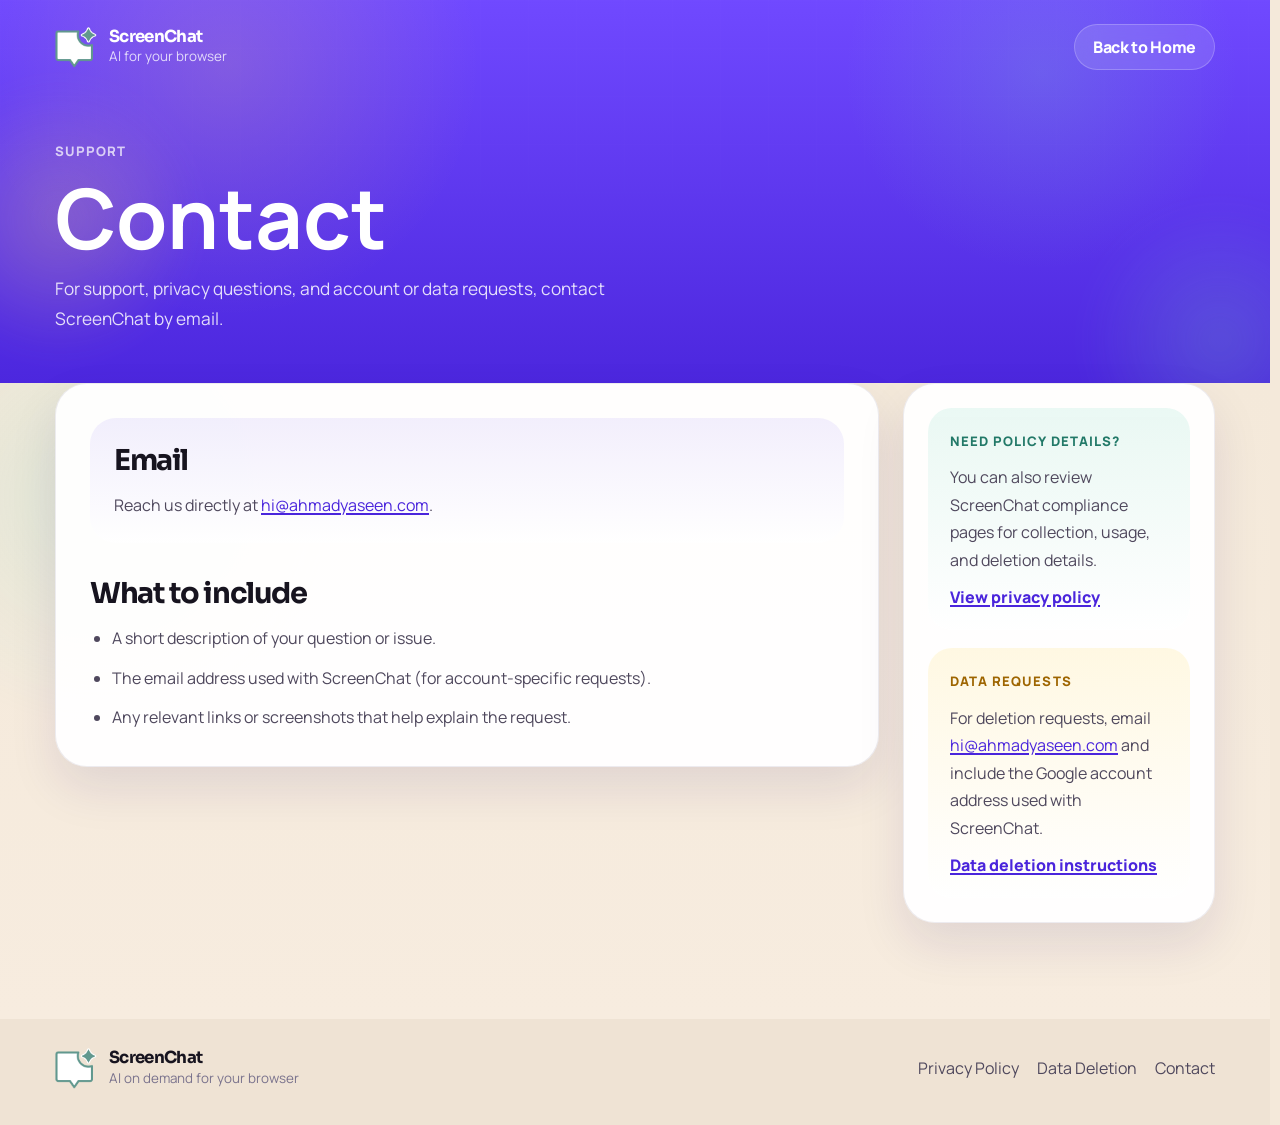
<file: contact.html>
<!DOCTYPE html>
<html lang="en">
<head>
    <meta charset="UTF-8">
    <meta name="viewport" content="width=device-width, initial-scale=1.0">
    <title>Contact | ScreenChat</title>
    <meta
        name="description"
        content="Contact details for ScreenChat."
    >
    <link rel="preconnect" href="https://fonts.googleapis.com">
    <link rel="preconnect" href="https://fonts.gstatic.com" crossorigin>
    <link rel="stylesheet" href="styles.css">
</head>
<body class="policy-page">
    <div class="site-shell">
        <header class="policy-hero">
            <div class="hero__mesh"></div>
            <div class="hero__glow hero__glow--left"></div>
            <div class="hero__glow hero__glow--right"></div>
            <div class="container">
                <div class="policy-topbar">
                    <a class="brand" href="index.html" aria-label="ScreenChat home">
                        <img class="brand__icon" src="assets/screenshot-icon.png" alt="" width="42" height="42">
                        <span class="brand__text">
                            <strong>ScreenChat</strong>
                            <span>AI for your browser</span>
                        </span>
                    </a>
                    <a class="policy-back" href="index.html">Back to Home</a>
                </div>

                <section class="policy-hero__content">
                    <p class="policy-eyebrow">Support</p>
                    <h1>Contact</h1>
                    <p class="policy-subtitle">
                        For support, privacy questions, and account or data requests, contact ScreenChat by email.
                    </p>
                </section>
            </div>
        </header>

        <main class="policy-main">
            <div class="container policy-layout">
                <article class="policy-card">
                    <section class="policy-section policy-section--statement">
                        <h2>Email</h2>
                        <p>
                            Reach us directly at
                            <a href="mailto:hi@ahmadyaseen.com">hi@ahmadyaseen.com</a>.
                        </p>
                    </section>

                    <section class="policy-section">
                        <h2>What to include</h2>
                        <ul class="policy-list">
                            <li>A short description of your question or issue.</li>
                            <li>The email address used with ScreenChat (for account-specific requests).</li>
                            <li>Any relevant links or screenshots that help explain the request.</li>
                        </ul>
                    </section>
                </article>

                <aside class="policy-sidebar">
                    <section class="policy-note policy-note--mint">
                        <p class="policy-note__eyebrow">Need policy details?</p>
                        <p>You can also review ScreenChat compliance pages for collection, usage, and deletion details.</p>
                        <a class="policy-inline-link" href="privacy.html">View privacy policy</a>
                    </section>

                    <section class="policy-note policy-note--gold">
                        <p class="policy-note__eyebrow">Data requests</p>
                        <p>
                            For deletion requests, email
                            <a href="mailto:hi@ahmadyaseen.com">hi@ahmadyaseen.com</a>
                            and include the Google account address used with ScreenChat.
                        </p>
                        <a class="policy-inline-link" href="data-deletion.html">Data deletion instructions</a>
                    </section>
                </aside>
            </div>
        </main>

        <footer class="footer">
            <div class="container footer__inner">
                <a class="brand brand--footer" href="index.html">
                    <img class="brand__icon" src="assets/screenshot-icon.png" alt="" width="34" height="34">
                    <span class="brand__text">
                        <strong>ScreenChat</strong>
                        <span>AI on demand for your browser</span>
                    </span>
                </a>
                <div class="footer__links">
                    <a href="privacy.html">Privacy Policy</a>
                    <a href="data-deletion.html">Data Deletion</a>
                    <a href="contact.html" aria-current="page">Contact</a>
                </div>
            </div>
        </footer>
    </div>
</body>
</html>
</file>
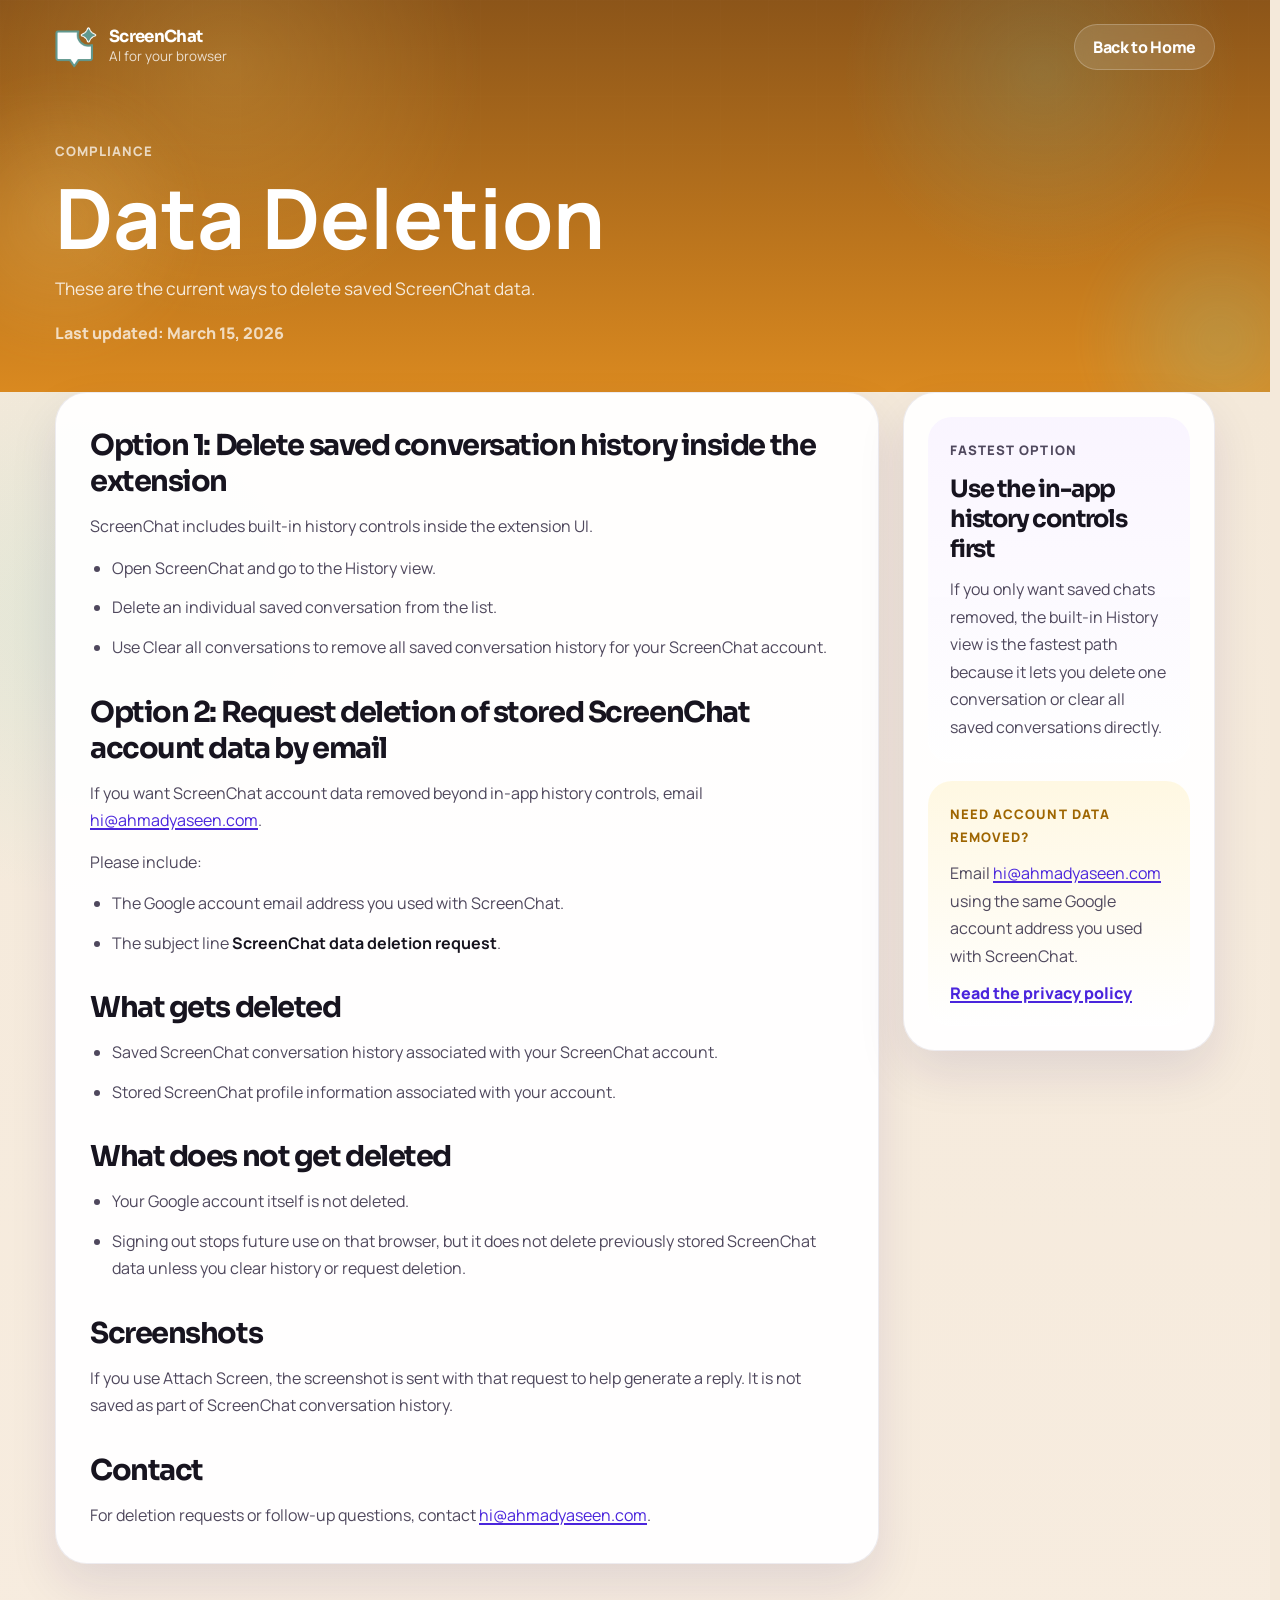
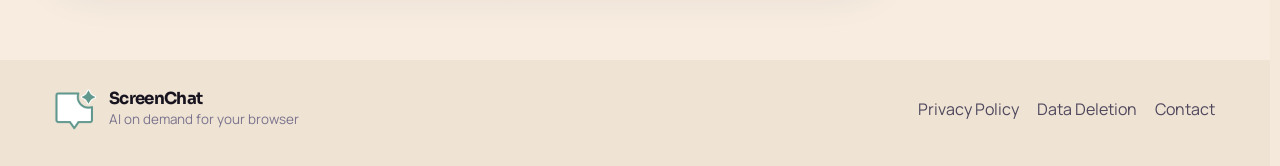
<file: data-deletion.html>
<!DOCTYPE html>
<html lang="en">
<head>
    <meta charset="UTF-8">
    <meta name="viewport" content="width=device-width, initial-scale=1.0">
    <title>Data Deletion | ScreenChat</title>
    <meta
        name="description"
        content="Data deletion instructions for the ScreenChat Chrome extension."
    >
    <link rel="preconnect" href="https://fonts.googleapis.com">
    <link rel="preconnect" href="https://fonts.gstatic.com" crossorigin>
    <link rel="stylesheet" href="styles.css">
</head>
<body class="policy-page">
    <div class="site-shell">
        <header class="policy-hero policy-hero--warm">
            <div class="hero__mesh"></div>
            <div class="hero__glow hero__glow--left"></div>
            <div class="hero__glow hero__glow--right"></div>
            <div class="container">
                <div class="policy-topbar">
                    <a class="brand" href="index.html" aria-label="ScreenChat home">
                        <img class="brand__icon" src="assets/screenshot-icon.png" alt="" width="42" height="42">
                        <span class="brand__text">
                            <strong>ScreenChat</strong>
                            <span>AI for your browser</span>
                        </span>
                    </a>
                    <a class="policy-back" href="index.html">Back to Home</a>
                </div>

                <section class="policy-hero__content">
                    <p class="policy-eyebrow">Compliance</p>
                    <h1>Data Deletion</h1>
                    <p class="policy-subtitle">
                        These are the current ways to delete saved ScreenChat data.
                    </p>
                    <p class="policy-meta">Last updated: March 15, 2026</p>
                </section>
            </div>
        </header>

        <main class="policy-main">
            <div class="container policy-layout">
                <article class="policy-card">
                    <section class="policy-section">
                        <h2>Option 1: Delete saved conversation history inside the extension</h2>
                        <p>ScreenChat includes built-in history controls inside the extension UI.</p>
                        <ul class="policy-list">
                            <li>Open ScreenChat and go to the History view.</li>
                            <li>Delete an individual saved conversation from the list.</li>
                            <li>Use Clear all conversations to remove all saved conversation history for your ScreenChat account.</li>
                        </ul>
                    </section>

                    <section class="policy-section">
                        <h2>Option 2: Request deletion of stored ScreenChat account data by email</h2>
                        <p>
                            If you want ScreenChat account data removed beyond in-app history controls, email
                            <a href="mailto:hi@ahmadyaseen.com">hi@ahmadyaseen.com</a>.
                        </p>
                        <p>Please include:</p>
                        <ul class="policy-list">
                            <li>The Google account email address you used with ScreenChat.</li>
                            <li>The subject line <strong>ScreenChat data deletion request</strong>.</li>
                        </ul>
                    </section>

                    <section class="policy-section">
                        <h2>What gets deleted</h2>
                        <ul class="policy-list">
                            <li>Saved ScreenChat conversation history associated with your ScreenChat account.</li>
                            <li>Stored ScreenChat profile information associated with your account.</li>
                        </ul>
                    </section>

                    <section class="policy-section">
                        <h2>What does not get deleted</h2>
                        <ul class="policy-list">
                            <li>Your Google account itself is not deleted.</li>
                            <li>Signing out stops future use on that browser, but it does not delete previously stored ScreenChat data unless you clear history or request deletion.</li>
                        </ul>
                    </section>

                    <section class="policy-section">
                        <h2>Screenshots</h2>
                        <p>
                            If you use Attach Screen, the screenshot is sent with that request to help generate a reply.
                            It is not saved as part of ScreenChat conversation history.
                        </p>
                    </section>

                    <section class="policy-section">
                        <h2>Contact</h2>
                        <p>
                            For deletion requests or follow-up questions, contact
                            <a href="mailto:hi@ahmadyaseen.com">hi@ahmadyaseen.com</a>.
                        </p>
                    </section>
                </article>

                <aside class="policy-sidebar">
                    <section class="policy-note">
                        <p class="policy-note__eyebrow">Fastest option</p>
                        <h2>Use the in-app history controls first</h2>
                        <p>
                            If you only want saved chats removed, the built-in History view is the fastest path because it lets
                            you delete one conversation or clear all saved conversations directly.
                        </p>
                    </section>

                    <section class="policy-note policy-note--gold">
                        <p class="policy-note__eyebrow">Need account data removed?</p>
                        <p>
                            Email
                            <a href="mailto:hi@ahmadyaseen.com">hi@ahmadyaseen.com</a>
                            using the same Google account address you used with ScreenChat.
                        </p>
                        <a class="policy-inline-link" href="privacy.html">Read the privacy policy</a>
                    </section>
                </aside>
            </div>
        </main>

        <footer class="footer">
            <div class="container footer__inner">
                <a class="brand brand--footer" href="index.html">
                    <img class="brand__icon" src="assets/screenshot-icon.png" alt="" width="34" height="34">
                    <span class="brand__text">
                        <strong>ScreenChat</strong>
                        <span>AI on demand for your browser</span>
                    </span>
                </a>
                <div class="footer__links">
                    <a href="privacy.html">Privacy Policy</a>
                    <a href="data-deletion.html" aria-current="page">Data Deletion</a>
                    <a href="contact.html">Contact</a>
                </div>
            </div>
        </footer>
    </div>
</body>
</html>
</file>
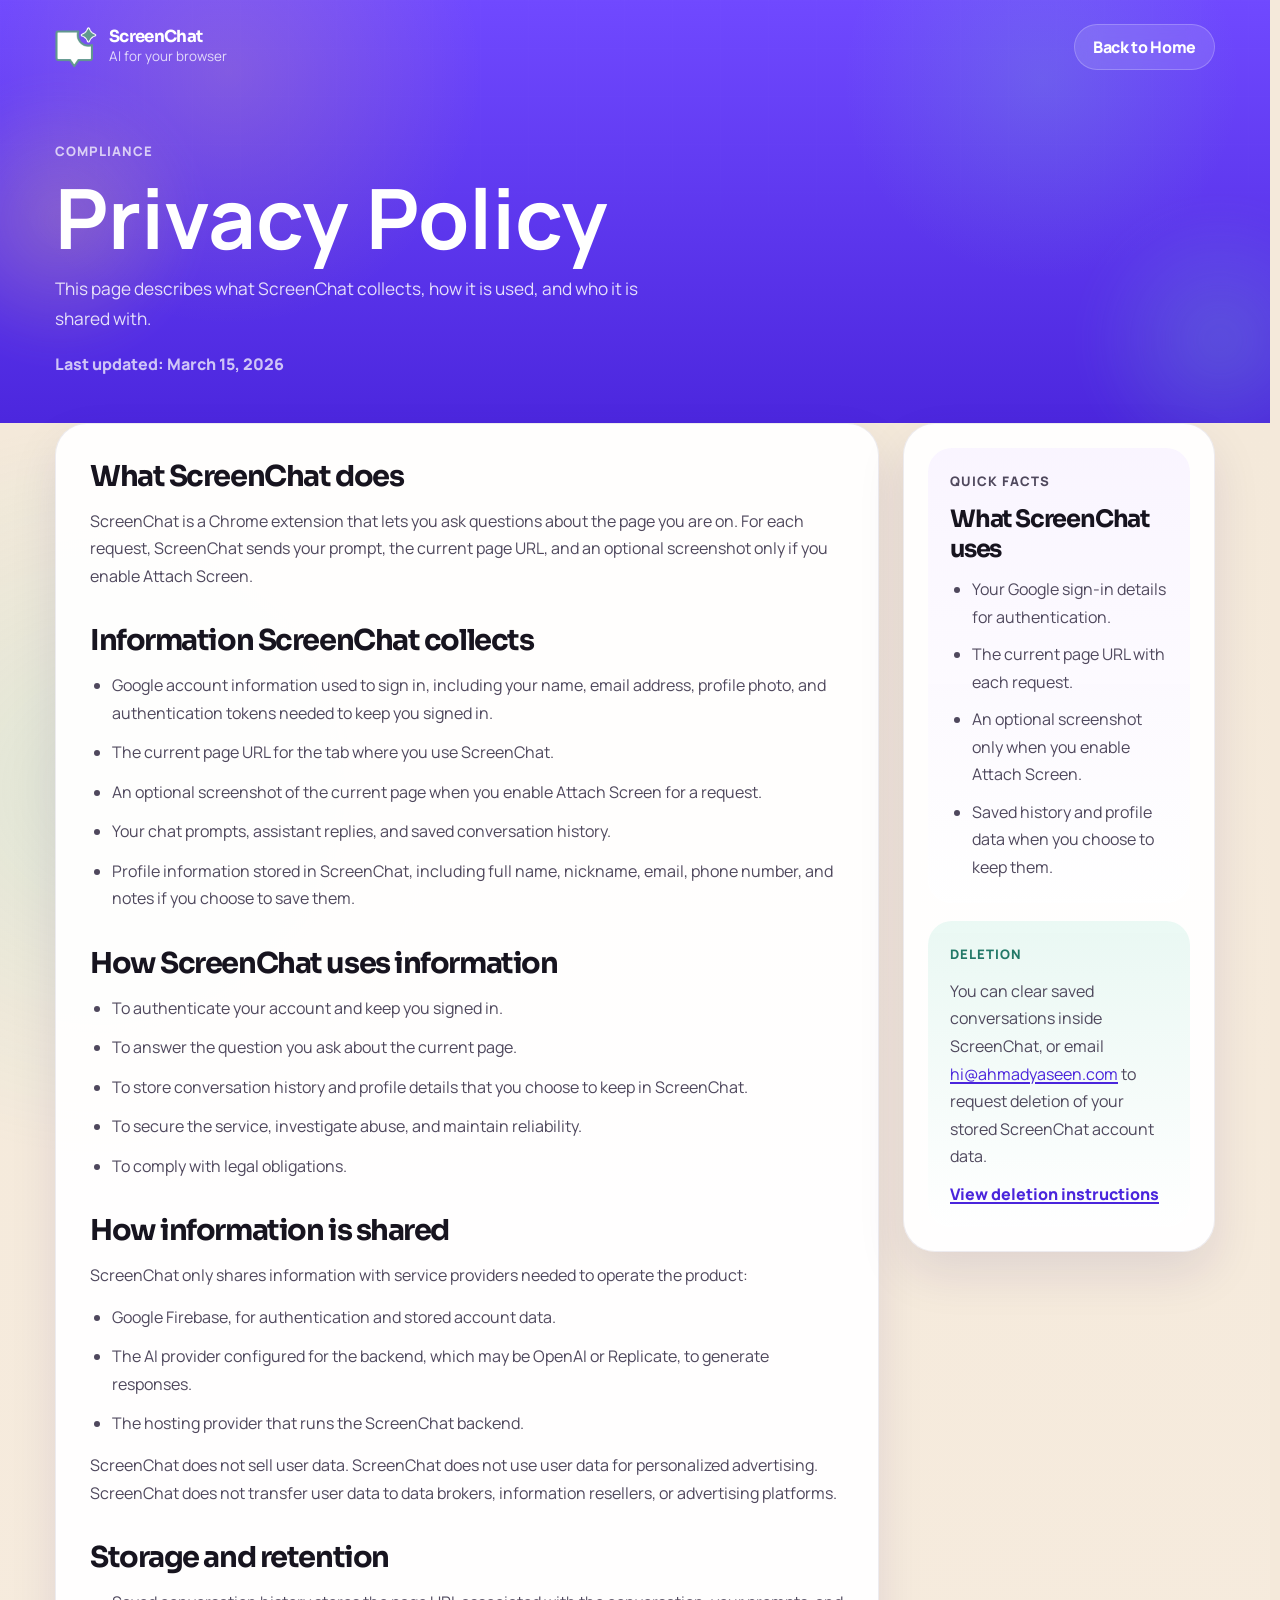
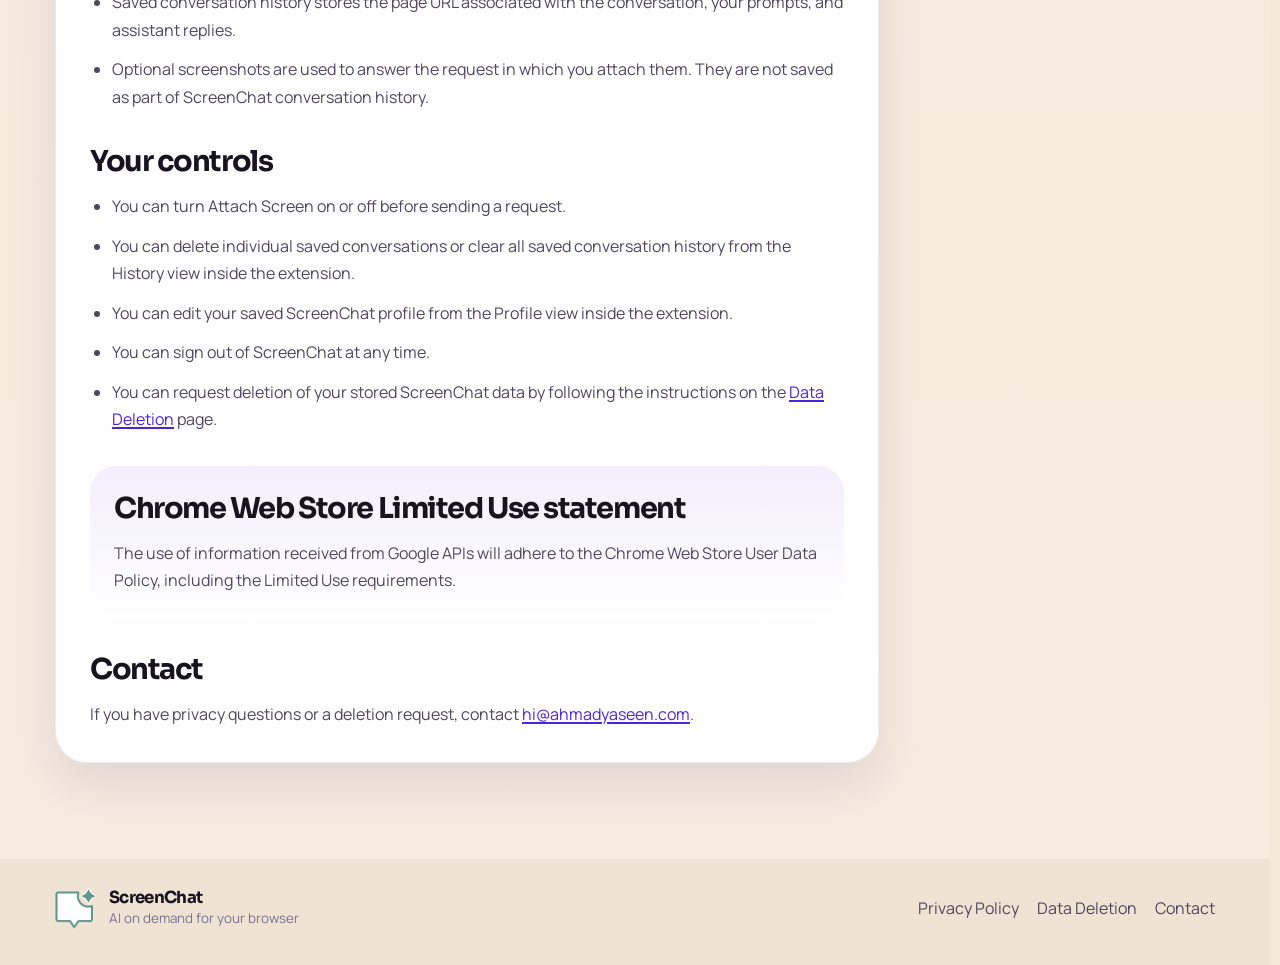
<file: privacy.html>
<!DOCTYPE html>
<html lang="en">
<head>
    <meta charset="UTF-8">
    <meta name="viewport" content="width=device-width, initial-scale=1.0">
    <title>Privacy Policy | ScreenChat</title>
    <meta
        name="description"
        content="Privacy policy for the ScreenChat Chrome extension."
    >
    <link rel="preconnect" href="https://fonts.googleapis.com">
    <link rel="preconnect" href="https://fonts.gstatic.com" crossorigin>
    <link rel="stylesheet" href="styles.css">
</head>
<body class="policy-page">
    <div class="site-shell">
        <header class="policy-hero">
            <div class="hero__mesh"></div>
            <div class="hero__glow hero__glow--left"></div>
            <div class="hero__glow hero__glow--right"></div>
            <div class="container">
                <div class="policy-topbar">
                    <a class="brand" href="index.html" aria-label="ScreenChat home">
                        <img class="brand__icon" src="assets/screenshot-icon.png" alt="" width="42" height="42">
                        <span class="brand__text">
                            <strong>ScreenChat</strong>
                            <span>AI for your browser</span>
                        </span>
                    </a>
                    <a class="policy-back" href="index.html">Back to Home</a>
                </div>

                <section class="policy-hero__content">
                    <p class="policy-eyebrow">Compliance</p>
                    <h1>Privacy Policy</h1>
                    <p class="policy-subtitle">
                        This page describes what ScreenChat collects, how it is used, and who it is shared with.
                    </p>
                    <p class="policy-meta">Last updated: March 15, 2026</p>
                </section>
            </div>
        </header>

        <main class="policy-main">
            <div class="container policy-layout">
                <article class="policy-card">
                    <section class="policy-section">
                        <h2>What ScreenChat does</h2>
                        <p>
                            ScreenChat is a Chrome extension that lets you ask questions about the page you are on. For each request,
                            ScreenChat sends your prompt, the current page URL, and an optional screenshot only if you enable
                            Attach Screen.
                        </p>
                    </section>

                    <section class="policy-section">
                        <h2>Information ScreenChat collects</h2>
                        <ul class="policy-list">
                            <li>Google account information used to sign in, including your name, email address, profile photo, and authentication tokens needed to keep you signed in.</li>
                            <li>The current page URL for the tab where you use ScreenChat.</li>
                            <li>An optional screenshot of the current page when you enable Attach Screen for a request.</li>
                            <li>Your chat prompts, assistant replies, and saved conversation history.</li>
                            <li>Profile information stored in ScreenChat, including full name, nickname, email, phone number, and notes if you choose to save them.</li>
                        </ul>
                    </section>

                    <section class="policy-section">
                        <h2>How ScreenChat uses information</h2>
                        <ul class="policy-list">
                            <li>To authenticate your account and keep you signed in.</li>
                            <li>To answer the question you ask about the current page.</li>
                            <li>To store conversation history and profile details that you choose to keep in ScreenChat.</li>
                            <li>To secure the service, investigate abuse, and maintain reliability.</li>
                            <li>To comply with legal obligations.</li>
                        </ul>
                    </section>

                    <section class="policy-section">
                        <h2>How information is shared</h2>
                        <p>ScreenChat only shares information with service providers needed to operate the product:</p>
                        <ul class="policy-list">
                            <li>Google Firebase, for authentication and stored account data.</li>
                            <li>The AI provider configured for the backend, which may be OpenAI or Replicate, to generate responses.</li>
                            <li>The hosting provider that runs the ScreenChat backend.</li>
                        </ul>
                        <p>
                            ScreenChat does not sell user data. ScreenChat does not use user data for personalized advertising.
                            ScreenChat does not transfer user data to data brokers, information resellers, or advertising platforms.
                        </p>
                    </section>

                    <section class="policy-section">
                        <h2>Storage and retention</h2>
                        <ul class="policy-list">
                            <li>Saved conversation history stores the page URL associated with the conversation, your prompts, and assistant replies.</li>
                            <li>Optional screenshots are used to answer the request in which you attach them. They are not saved as part of ScreenChat conversation history.</li>
                        </ul>
                    </section>

                    <section class="policy-section">
                        <h2>Your controls</h2>
                        <ul class="policy-list">
                            <li>You can turn Attach Screen on or off before sending a request.</li>
                            <li>You can delete individual saved conversations or clear all saved conversation history from the History view inside the extension.</li>
                            <li>You can edit your saved ScreenChat profile from the Profile view inside the extension.</li>
                            <li>You can sign out of ScreenChat at any time.</li>
                            <li>You can request deletion of your stored ScreenChat data by following the instructions on the <a href="data-deletion.html">Data Deletion</a> page.</li>
                        </ul>
                    </section>

                    <section class="policy-section policy-section--statement">
                        <h2>Chrome Web Store Limited Use statement</h2>
                        <p>
                            The use of information received from Google APIs will adhere to the Chrome Web Store User Data Policy,
                            including the Limited Use requirements.
                        </p>
                    </section>

                    <section class="policy-section">
                        <h2>Contact</h2>
                        <p>
                            If you have privacy questions or a deletion request, contact
                            <a href="mailto:hi@ahmadyaseen.com">hi@ahmadyaseen.com</a>.
                        </p>
                    </section>
                </article>

                <aside class="policy-sidebar">
                    <section class="policy-note">
                        <p class="policy-note__eyebrow">Quick facts</p>
                        <h2>What ScreenChat uses</h2>
                        <ul class="policy-list policy-list--compact">
                            <li>Your Google sign-in details for authentication.</li>
                            <li>The current page URL with each request.</li>
                            <li>An optional screenshot only when you enable Attach Screen.</li>
                            <li>Saved history and profile data when you choose to keep them.</li>
                        </ul>
                    </section>

                    <section class="policy-note policy-note--mint">
                        <p class="policy-note__eyebrow">Deletion</p>
                        <p>
                            You can clear saved conversations inside ScreenChat, or email
                            <a href="mailto:hi@ahmadyaseen.com">hi@ahmadyaseen.com</a>
                            to request deletion of your stored ScreenChat account data.
                        </p>
                        <a class="policy-inline-link" href="data-deletion.html">View deletion instructions</a>
                    </section>
                </aside>
            </div>
        </main>

        <footer class="footer">
            <div class="container footer__inner">
                <a class="brand brand--footer" href="index.html">
                    <img class="brand__icon" src="assets/screenshot-icon.png" alt="" width="34" height="34">
                    <span class="brand__text">
                        <strong>ScreenChat</strong>
                        <span>AI on demand for your browser</span>
                    </span>
                </a>
                <div class="footer__links">
                    <a href="privacy.html" aria-current="page">Privacy Policy</a>
                    <a href="data-deletion.html">Data Deletion</a>
                    <a href="contact.html">Contact</a>
                </div>
            </div>
        </footer>
    </div>
</body>
</html>
</file>
<file: styles.css>
@import url('https://fonts.googleapis.com/css2?family=Manrope:wght@400;500;600;700;800&family=Poppins:wght@400;500;600&family=Sora:wght@600;700;800&display=swap');

:root {
    --purple-700: #4a25dc;
    --purple-600: #5d37f1;
    --purple-500: #7d5eff;
    --mint-500: #6da196;
    --mint-200: #d7ede8;
    --gold-500: #f6c645;
    --gold-200: #ffe6a0;
    --rose-100: #f2e3ea;
    --cream-100: #f6ead8;
    --sky-100: #d8eef3;
    --ink-900: #17141f;
    --ink-700: #4f485d;
    --ink-500: #7a738d;
    --white: #ffffff;
    --border-soft: rgba(27, 20, 59, 0.1);
    --shadow-soft: 0 20px 52px rgba(38, 23, 107, 0.12);
    --shadow-hero: 0 40px 96px rgba(22, 11, 83, 0.26);
    --radius-xl: 36px;
    --radius-lg: 28px;
    --container: 1160px;
    --sc-ink: #223b36;
    --sc-muted: #a7aba9;
    --sc-panel-border: rgba(34, 59, 54, 0.18);
    --sc-panel-shadow: 0 12px 28px rgba(34, 59, 54, 0.08), 0 3px 8px rgba(34, 59, 54, 0.03);
    --sc-mint: #43a996;
    --sc-radius-panel: 28px;
    --sc-radius-card: 14px;
    --sc-radius-card-sm: 8px;
    --sc-radius-bubble: 14px;
    --sc-radius-bubble-tail: 8px;
    --sc-ease: cubic-bezier(0.22, 1, 0.36, 1);
    --scrollbar-track: rgba(23, 20, 31, 0.11);
    --scrollbar-thumb: #6f51ee;
    --scrollbar-thumb-hover: #5d37f1;
    --scrollbar-thumb-active: #4a25dc;
}

*,
*::before,
*::after {
    box-sizing: border-box;
}

html {
    scroll-behavior: smooth;
    scrollbar-gutter: stable;
    scrollbar-width: thin;
    scrollbar-color: var(--scrollbar-thumb) var(--scrollbar-track);
}

body {
    margin: 0;
    font-family: "Manrope", "Segoe UI", sans-serif;
    color: var(--ink-900);
    background: var(--cream-100);
}

*::-webkit-scrollbar {
    width: 10px;
    height: 10px;
}

*::-webkit-scrollbar-track {
    background: var(--scrollbar-track);
    border-radius: 999px;
}

*::-webkit-scrollbar-thumb {
    background: linear-gradient(180deg, var(--scrollbar-thumb) 0%, var(--purple-700) 100%);
    border-radius: 999px;
    border: 2px solid rgba(255, 255, 255, 0.35);
}

*::-webkit-scrollbar-thumb:hover {
    background: linear-gradient(180deg, var(--scrollbar-thumb-hover) 0%, var(--purple-700) 100%);
}

*::-webkit-scrollbar-thumb:active {
    background: linear-gradient(180deg, var(--scrollbar-thumb-active) 0%, #3f20be 100%);
}

img {
    display: block;
    max-width: 100%;
}

a {
    color: inherit;
    text-decoration: none;
}

button,
input,
textarea,
select,
kbd {
    font: inherit;
}

.site-shell {
    overflow: clip;
}

.container {
    width: min(calc(100% - 32px), var(--container));
    margin: 0 auto;
}

.hero {
    position: relative;
    min-height: 100svh;
    padding: 24px 0 48px;
    color: var(--white);
    background:
        radial-gradient(circle at 18% 16%, rgba(255, 214, 106, 0.16), transparent 23%),
        radial-gradient(circle at 82% 18%, rgba(126, 212, 190, 0.18), transparent 18%),
        linear-gradient(180deg, #7049ff 0%, #4a25dc 100%);
}

.hero > .container {
    position: relative;
    z-index: 2;
    min-height: calc(100svh - 72px);
    display: grid;
    grid-template-rows: auto 1fr;
}

.hero__mesh {
    position: absolute;
    inset: 0;
    opacity: 0.14;
    background:
        linear-gradient(to right, rgba(255, 255, 255, 0.12) 1px, transparent 1px),
        linear-gradient(to bottom, rgba(255, 255, 255, 0.12) 1px, transparent 1px);
    background-size: 48px 48px;
    mask-image: linear-gradient(180deg, rgba(0, 0, 0, 0.52), rgba(0, 0, 0, 0));
}

.hero__glow {
    position: absolute;
    width: 280px;
    height: 280px;
    border-radius: 50%;
    filter: blur(18px);
    opacity: 0.9;
    pointer-events: none;
}

.hero__glow--left {
    left: -80px;
    top: 80px;
    background: radial-gradient(circle, rgba(255, 213, 117, 0.28), transparent 70%);
}

.hero__glow--right {
    right: -90px;
    top: 200px;
    background: radial-gradient(circle, rgba(124, 210, 188, 0.24), transparent 70%);
}

.nav {
    position: relative;
    z-index: 2;
    display: flex;
    align-items: center;
    justify-content: space-between;
    gap: 16px;
}

.brand {
    display: inline-flex;
    align-items: center;
    gap: 12px;
}

.brand__icon {
    width: 42px;
    height: 42px;
}

.brand__text {
    display: grid;
    gap: 2px;
}

.brand__text strong {
    font-family: "Sora", sans-serif;
    font-size: 1.04rem;
    line-height: 1;
    letter-spacing: -0.04em;
}

.brand__text span {
    color: rgba(255, 255, 255, 0.78);
    font-size: 0.84rem;
}

.nav__links {
    display: flex;
    align-items: center;
    gap: 18px;
}

.nav__links > a:not(.button) {
    color: rgba(255, 255, 255, 0.84);
    font-weight: 700;
}

.nav__toggle {
    display: none;
    border: 0;
    background: rgba(255, 255, 255, 0.12);
    color: var(--white);
    padding: 10px 14px;
    border-radius: 999px;
}

.button {
    display: inline-flex;
    align-items: center;
    justify-content: center;
    min-height: 50px;
    padding: 0 22px;
    border-radius: 999px;
    border: 1px solid transparent;
    font-weight: 800;
    letter-spacing: -0.02em;
    transition: background-color 180ms ease, border-color 180ms ease, box-shadow 180ms ease, color 180ms ease;
}

.button:hover,
.button:focus-visible {
    box-shadow: 0 10px 24px rgba(19, 11, 61, 0.16);
}

.button--nav,
.button--primary {
    background: var(--white);
    color: var(--purple-700);
}

.button--nav:hover,
.button--primary:hover,
.button--nav:focus-visible,
.button--primary:focus-visible {
    background: rgba(255, 255, 255, 0.92);
}

.button--dark {
    background: var(--ink-900);
    color: var(--white);
}

.button--dark:hover,
.button--dark:focus-visible {
    background: #23202d;
}

.hero__content {
    position: relative;
    z-index: 2;
    display: grid;
    grid-template-columns: minmax(0, 1fr) minmax(360px, 500px);
    align-items: center;
    gap: clamp(40px, 7vw, 88px);
    margin-top: 0;
    padding: clamp(40px, 8vh, 84px) 0 clamp(24px, 4vh, 36px);
}

.hero-copy {
    display: grid;
    gap: 32px;
    justify-items: flex-start;
    max-width: 620px;
    text-align: left;
}

.hero h1,
.section h2,
.cta h2 {
    margin: 0;
    font-family: "Sora", sans-serif;
    line-height: 0.94;
    letter-spacing: -0.06em;
}

.hero h1 {
    max-width: none;
    font-size: clamp(4rem, 8.8vw, 6.3rem);
    line-height: 0.96;
}

.hero h1 span {
    display: block;
}

.hero-copy p {
    max-width: 34ch;
    margin: 0;
    color: rgba(255, 255, 255, 0.82);
    font-size: 1.16rem;
    line-height: 1.7;
}

.hero-copy__actions,
.hero-copy__actions--center {
    display: flex;
    flex-wrap: wrap;
    gap: 12px;
}

.hero-copy__actions--center {
    justify-content: center;
}

.hero-shortcut {
    display: grid;
    gap: 12px;
}

.hero-shortcut__label {
    color: rgba(255, 255, 255, 0.72);
    font-size: 0.78rem;
    font-weight: 800;
    letter-spacing: 0.08em;
    text-transform: uppercase;
}

.hero-shortcut__keys {
    display: flex;
    align-items: center;
    gap: 12px;
    flex-wrap: wrap;
}

.hero-shortcut__plus {
    color: rgba(255, 255, 255, 0.76);
    font-size: 1rem;
    font-weight: 800;
}

.hero-shortcut__keys kbd {
    display: inline-flex;
    align-items: center;
    justify-content: center;
    min-width: 78px;
    min-height: 58px;
    padding: 0 20px;
    border-radius: 18px;
    border: 1px solid rgba(255, 255, 255, 0.68);
    background: linear-gradient(180deg, #ffffff 0%, #f0ebff 100%);
    color: var(--purple-700);
    font-weight: 800;
    box-shadow:
        0 16px 30px rgba(21, 10, 78, 0.18),
        inset 0 1px 0 rgba(255, 255, 255, 0.92);
}

.hero-shortcut__keys kbd:last-child {
    min-width: 66px;
}

.hero-copy__actions .button {
    min-height: 56px;
    padding: 0 28px;
    box-shadow: 0 18px 34px rgba(21, 10, 78, 0.18);
}

.hero-copy__actions .button:hover,
.hero-copy__actions .button:focus-visible {
    box-shadow: 0 20px 38px rgba(21, 10, 78, 0.22);
}

.hero-visual {
    position: relative;
    display: flex;
    justify-content: flex-end;
}

.hero-shortcut-stage {
    position: relative;
    width: min(100%, 500px);
    aspect-ratio: 1.14;
    display: grid;
    place-items: center;
}

.hero-shortcut-stage::before,
.hero-shortcut-stage::after {
    content: "";
    position: absolute;
    border-radius: 50%;
    pointer-events: none;
}

.hero-shortcut-stage::before {
    inset: 8% 10% auto auto;
    width: 72%;
    height: 72%;
    background: radial-gradient(circle, rgba(255, 255, 255, 0.22), rgba(255, 255, 255, 0) 70%);
    filter: blur(14px);
}

.hero-shortcut-stage::after {
    inset: auto auto 8% 4%;
    width: 34%;
    height: 34%;
    background: radial-gradient(circle, rgba(255, 214, 106, 0.22), rgba(255, 214, 106, 0) 72%);
    filter: blur(10px);
}

.hero-shortcut-stage__plate {
    position: relative;
    width: 100%;
    height: 100%;
    display: flex;
    align-items: center;
    justify-content: center;
    z-index: 1;
}

.hero-shortcut-stage__plate::before {
    content: "";
    position: absolute;
    inset: 16% 6% 14%;
    border-radius: 36px;
    background:
        linear-gradient(180deg, rgba(255, 255, 255, 0.18), rgba(255, 255, 255, 0.04)),
        rgba(93, 55, 241, 0.14);
    border: 1px solid rgba(255, 255, 255, 0.16);
    box-shadow:
        inset 0 1px 0 rgba(255, 255, 255, 0.2),
        0 28px 54px rgba(20, 10, 77, 0.16);
    backdrop-filter: blur(18px);
}

.hero-key {
    --hero-key-depth-rest: 12px;
    --hero-key-depth-press: 3px;
    position: absolute;
    display: inline-flex;
    align-items: center;
    justify-content: center;
    min-height: 106px;
    padding: 0 34px;
    border-radius: 28px;
    border: 1px solid rgba(255, 255, 255, 0.72);
    background: linear-gradient(180deg, #ffffff 0%, #f2edff 100%);
    color: var(--purple-700);
    font-family: "Sora", sans-serif;
    font-size: 1.7rem;
    font-weight: 700;
    letter-spacing: -0.04em;
    transform-origin: center center;
    transform: translateY(0) scale(1) rotate(var(--hero-key-rotate));
    box-shadow:
        0 var(--hero-key-depth-rest) 0 rgba(173, 156, 244, 0.82),
        0 24px 42px rgba(18, 9, 73, 0.22),
        0 10px 18px rgba(18, 9, 73, 0.14),
        inset 0 1px 0 rgba(255, 255, 255, 0.96),
        inset 0 -8px 14px rgba(111, 82, 241, 0.08);
    will-change: transform, box-shadow, filter;
    filter: saturate(1.05);
    z-index: 2;
}

.hero-key--ctrl {
    --hero-key-rotate: -8deg;
    left: 4%;
    bottom: 18%;
    min-width: 160px;
    animation: hero-key-press-ctrl 6s infinite;
}

.hero-key--shift {
    --hero-key-rotate: -1deg;
    left: 31%;
    top: 18%;
    min-width: 194px;
    animation: hero-key-press-shift 6s infinite;
}

.hero-key--y {
    --hero-key-rotate: 9deg;
    right: 3%;
    bottom: 20%;
    min-width: 114px;
    animation: hero-key-press-y 6s infinite;
}

.hero-shortcut-popup {
    position: absolute;
    right: -28%;
    bottom: 6%;
    width: 212px;
    padding: 14px;
    display: grid;
    gap: 10px;
    border-radius: 22px;
    border: 1px solid rgba(255, 255, 255, 0.58);
    background: linear-gradient(180deg, rgba(255, 255, 255, 0.96), rgba(245, 240, 255, 0.94));
    box-shadow:
        0 22px 40px rgba(18, 9, 73, 0.18),
        0 10px 20px rgba(18, 9, 73, 0.1),
        inset 0 1px 0 rgba(255, 255, 255, 0.94);
    backdrop-filter: blur(16px);
    transform-origin: bottom right;
    transform: translateY(18px) scale(0.82);
    opacity: 0;
    will-change: transform, opacity;
    z-index: 3;
    animation: hero-shortcut-popup-cycle 6s infinite;
}

.hero-shortcut-popup__top {
    display: flex;
    align-items: center;
    gap: 8px;
}

.hero-shortcut-popup__badge,
.hero-shortcut-popup__title {
    display: block;
    border-radius: 999px;
}

.hero-shortcut-popup__badge {
    width: 18px;
    height: 18px;
    background: rgba(86, 64, 190, 0.14);
}

.hero-shortcut-popup__title {
    width: 72px;
    height: 8px;
    background: rgba(59, 47, 123, 0.12);
}

.hero-shortcut-popup__bubble {
    position: relative;
    display: grid;
    gap: 7px;
    width: 78%;
    padding: 12px 13px;
    border: 1px solid rgba(59, 47, 123, 0.08);
    box-shadow: 0 8px 14px rgba(18, 9, 73, 0.05);
}

.hero-shortcut-popup__bubble::after {
    content: "";
    position: absolute;
    bottom: 8px;
    width: 12px;
    height: 12px;
    transform: rotate(45deg);
    background: inherit;
}

.hero-shortcut-popup__bubble--question {
    justify-self: start;
    border-radius: 16px 16px 16px 6px;
    background: rgba(92, 74, 189, 0.1);
}

.hero-shortcut-popup__bubble--question::after {
    left: -4px;
}

.hero-shortcut-popup__bubble--answer {
    justify-self: end;
    width: 70%;
    border-radius: 16px 16px 6px 16px;
    background: rgba(77, 189, 157, 0.18);
}

.hero-shortcut-popup__bubble--answer::after {
    right: -4px;
}

.hero-shortcut-popup__line {
    display: block;
    height: 8px;
    border-radius: 999px;
    background: linear-gradient(90deg, rgba(59, 47, 123, 0.16), rgba(59, 47, 123, 0.08));
}

.hero-shortcut-popup__bubble--question .hero-shortcut-popup__line {
    background: linear-gradient(90deg, rgba(88, 68, 193, 0.28), rgba(88, 68, 193, 0.12));
}

.hero-shortcut-popup__bubble--answer .hero-shortcut-popup__line {
    background: linear-gradient(90deg, rgba(255, 255, 255, 0.82), rgba(255, 255, 255, 0.46));
}

.hero-shortcut-popup__line--long {
    width: 100%;
}

.hero-shortcut-popup__line--medium {
    width: 72%;
}

.hero-shortcut-popup__line--short {
    width: 48%;
}

.hero-shortcut-popup__line--shorter {
    width: 58%;
}

.hero-shortcut-popup__composer {
    height: 28px;
    border-radius: 999px;
    border: 1px solid rgba(59, 47, 123, 0.1);
    background: rgba(255, 255, 255, 0.78);
}

@keyframes hero-key-press-ctrl {
    0%,
    7%,
    79%,
    100% {
        transform: translateY(0) scale(1) rotate(var(--hero-key-rotate));
        box-shadow:
            0 var(--hero-key-depth-rest) 0 rgba(173, 156, 244, 0.82),
            0 24px 42px rgba(18, 9, 73, 0.22),
            0 10px 18px rgba(18, 9, 73, 0.14),
            inset 0 1px 0 rgba(255, 255, 255, 0.96),
            inset 0 -8px 14px rgba(111, 82, 241, 0.08);
    }
    10%,
    72% {
        transform: translateY(14px) scale(0.975) rotate(var(--hero-key-rotate));
        box-shadow:
            0 var(--hero-key-depth-press) 0 rgba(160, 140, 236, 0.86),
            0 8px 16px rgba(18, 9, 73, 0.18),
            0 3px 8px rgba(18, 9, 73, 0.12),
            inset 0 2px 5px rgba(111, 82, 241, 0.14);
    }
}

@keyframes hero-key-press-shift {
    0%,
    15%,
    73%,
    100% {
        transform: translateY(0) scale(1) rotate(var(--hero-key-rotate));
        box-shadow:
            0 var(--hero-key-depth-rest) 0 rgba(173, 156, 244, 0.82),
            0 24px 42px rgba(18, 9, 73, 0.22),
            0 10px 18px rgba(18, 9, 73, 0.14),
            inset 0 1px 0 rgba(255, 255, 255, 0.96),
            inset 0 -8px 14px rgba(111, 82, 241, 0.08);
    }
    18%,
    66% {
        transform: translateY(14px) scale(0.975) rotate(var(--hero-key-rotate));
        box-shadow:
            0 var(--hero-key-depth-press) 0 rgba(160, 140, 236, 0.86),
            0 8px 16px rgba(18, 9, 73, 0.18),
            0 3px 8px rgba(18, 9, 73, 0.12),
            inset 0 2px 5px rgba(111, 82, 241, 0.14);
    }
}

@keyframes hero-key-press-y {
    0%,
    23%,
    67%,
    100% {
        transform: translateY(0) scale(1) rotate(var(--hero-key-rotate));
        box-shadow:
            0 var(--hero-key-depth-rest) 0 rgba(173, 156, 244, 0.82),
            0 24px 42px rgba(18, 9, 73, 0.22),
            0 10px 18px rgba(18, 9, 73, 0.14),
            inset 0 1px 0 rgba(255, 255, 255, 0.96),
            inset 0 -8px 14px rgba(111, 82, 241, 0.08);
    }
    26%,
    60% {
        transform: translateY(14px) scale(0.975) rotate(var(--hero-key-rotate));
        box-shadow:
            0 var(--hero-key-depth-press) 0 rgba(160, 140, 236, 0.86),
            0 8px 16px rgba(18, 9, 73, 0.18),
            0 3px 8px rgba(18, 9, 73, 0.12),
            inset 0 2px 5px rgba(111, 82, 241, 0.14);
    }
}

@keyframes hero-shortcut-popup-cycle {
    0%,
    32%,
    100% {
        opacity: 0;
        transform: translateY(18px) scale(0.82);
    }
    38%,
    72% {
        opacity: 1;
        transform: translateY(0) scale(1);
    }
    80% {
        opacity: 0;
        transform: translateY(18px) scale(0.82);
    }
}

@media (prefers-reduced-motion: reduce) {
    .hero-key,
    .hero-shortcut-popup {
        animation: none;
    }

    .hero-shortcut-popup {
        opacity: 1;
        transform: translateY(0) scale(1);
    }
}

.section {
    position: relative;
    padding: 92px 0;
}

.section::before {
    content: "";
    position: absolute;
    width: 180px;
    height: 180px;
    border-radius: 50%;
    filter: blur(18px);
    opacity: 0.45;
    pointer-events: none;
}

.section--base {
    background: var(--cream-100);
}

.section--base::before {
    right: -60px;
    top: 40px;
    background: radial-gradient(circle, rgba(255, 208, 94, 0.35), transparent 70%);
}

.section--rose {
    background: var(--rose-100);
}

.section--rose::before {
    left: -60px;
    bottom: 30px;
    background: radial-gradient(circle, rgba(107, 61, 240, 0.18), transparent 70%);
}

.section--use-case {
    padding-bottom: 42px;
}

.section--screens-proof {
    padding-top: 42px;
    background: linear-gradient(180deg, #f8f9fc 0%, #eef1f8 100%);
    box-shadow: inset 0 1px 0 rgba(255, 255, 255, 0.7);
}

.section--screens-proof .container {
    width: min(calc(100% - 40px), 1280px);
}

.section--screens-proof::before {
    left: auto;
    right: -50px;
    bottom: auto;
    top: 56px;
    background: radial-gradient(circle, rgba(93, 55, 241, 0.12), transparent 72%);
}

.section-heading {
    display: grid;
    gap: 12px;
    margin-bottom: 34px;
}

.section-heading h2,
.cta h2 {
    max-width: 11ch;
    font-size: clamp(2.8rem, 5vw, 4.8rem);
    color: var(--ink-900);
}

.section-heading p {
    max-width: 38ch;
    margin: 0;
    color: var(--ink-700);
    font-size: 1.04rem;
    line-height: 1.65;
}

.section-heading--use-case {
    gap: 14px;
    margin-bottom: 30px;
}

.section-heading--use-case h2 {
    max-width: 10.5ch;
}

.section-heading--use-case p {
    max-width: 40ch;
    font-size: 1.08rem;
}

.story-grid,
.showcase-grid {
    display: grid;
    gap: 18px;
}

.story-grid {
    grid-template-columns: repeat(3, minmax(0, 1fr));
    gap: 24px;
}

.story-card {
    --story-visual-height: 420px;
    display: grid;
    grid-template-rows: var(--story-visual-height) auto auto;
    align-content: start;
    gap: 10px;
    min-height: 0;
    padding: 28px;
    border-radius: 30px;
    border: 1px solid rgba(31, 22, 61, 0.08);
    box-shadow: 0 22px 48px rgba(38, 23, 107, 0.1);
    background: linear-gradient(180deg, rgba(255, 255, 255, 0.97), rgba(253, 250, 246, 0.94));
}

.story-card__dot {
    display: inline-flex;
    width: 14px;
    height: 14px;
    margin-bottom: 28px;
    border-radius: 50%;
    background: currentColor;
}

.story-card__visual {
    position: relative;
    display: grid;
    place-items: center;
    height: var(--story-visual-height);
    min-height: var(--story-visual-height);
    padding: 12px;
    overflow: hidden;
    border-radius: 24px;
    border: 1px solid rgba(31, 22, 61, 0.06);
    background: linear-gradient(180deg, #fbfcff 0%, #f4efff 100%);
    box-shadow:
        inset 0 1px 0 rgba(255, 255, 255, 0.94),
        0 10px 20px rgba(38, 23, 107, 0.04);
}

.story-card__visual::before {
    content: "";
    position: absolute;
    inset: 0;
    background:
        radial-gradient(circle at 16% 18%, rgba(109, 80, 245, 0.14), transparent 28%),
        linear-gradient(180deg, rgba(255, 255, 255, 0.18), rgba(255, 255, 255, 0));
    pointer-events: none;
}

.story-card__visual > * {
    position: relative;
    z-index: 1;
}

.story-card__visual--shortcut {
    place-items: center;
}

.story-shortcut {
    display: inline-flex;
    align-items: center;
    justify-content: center;
    max-width: 100%;
    gap: 10px;
    padding: 0;
}

.story-shortcut kbd {
    display: inline-flex;
    align-items: center;
    justify-content: center;
    min-width: 72px;
    min-height: 56px;
    padding: 0 16px;
    border-radius: 14px;
    border: 1px solid rgba(31, 22, 61, 0.1);
    background: rgba(255, 255, 255, 0.96);
    color: var(--ink-900);
    font-family: "Sora", sans-serif;
    font-weight: 800;
    box-shadow:
        0 8px 18px rgba(38, 23, 107, 0.06),
        inset 0 1px 0 rgba(255, 255, 255, 0.92);
}

.story-shortcut kbd:last-of-type {
    min-width: 48px;
    padding: 0 12px;
}

.story-shortcut__plus {
    color: rgba(79, 72, 93, 0.68);
    font-size: 1.2rem;
    font-weight: 800;
}

.story-card__visual--panel {
    place-items: end center;
}

.story-card--mint .story-card__visual {
    background: linear-gradient(180deg, #fbfffe 0%, #eef8f4 100%);
}

.story-card--mint .story-card__visual::before {
    background:
        radial-gradient(circle at 18% 16%, rgba(106, 185, 167, 0.16), transparent 30%),
        linear-gradient(180deg, rgba(255, 255, 255, 0.12), rgba(255, 255, 255, 0));
}

.story-card--gold .story-card__visual {
    background: linear-gradient(180deg, #fffefb 0%, #fff6df 100%);
}

.story-card--gold .story-card__visual::before {
    background:
        radial-gradient(circle at 18% 16%, rgba(246, 198, 69, 0.18), transparent 30%),
        linear-gradient(180deg, rgba(255, 255, 255, 0.12), rgba(255, 255, 255, 0));
}

.story-card--purple {
    color: var(--purple-600);
}

.story-card--mint {
    color: var(--mint-500);
}

.story-card--gold {
    color: var(--gold-500);
}

.story-card h3,
.showcase-card h3 {
    margin: 0;
    font-family: "Sora", sans-serif;
    letter-spacing: -0.05em;
}

.story-card h3 {
    font-size: 1.5rem;
    color: var(--ink-900);
}

.story-card p {
    margin: 0;
    max-width: 24ch;
    color: var(--ink-700);
    line-height: 1.6;
}

.showcase-grid {
    grid-template-columns: 1fr;
    gap: 32px;
}

.showcase-grid--cupertino {
    grid-template-columns: repeat(2, minmax(0, 1fr));
    gap: 20px;
}

.screen-card {
    display: grid;
    align-content: start;
    gap: 14px;
    min-height: 0;
    padding: 0;
    border: 0;
    box-shadow: none;
    background: transparent;
}

.screen-card h3 {
    margin: 0;
    font-size: 1.7rem;
}

.screen-card p {
    margin: 0;
    max-width: 38ch;
    color: var(--ink-700);
    line-height: 1.65;
}

.screen-card__image {
    width: 100%;
    height: auto;
    border-radius: 30px;
    border: 1px solid rgba(31, 22, 61, 0.08);
    box-shadow: 0 22px 42px rgba(38, 23, 107, 0.12);
}

.screen-card--cupertino {
    gap: 18px;
    padding: 24px;
    border-radius: 34px;
    border: 1px solid rgba(31, 22, 61, 0.08);
    background: linear-gradient(180deg, rgba(255, 255, 255, 0.95), rgba(244, 246, 251, 0.92));
    box-shadow: 0 24px 46px rgba(38, 23, 107, 0.1);
    overflow: hidden;
}

.screen-card--ask {
    background:
        radial-gradient(circle at 14% 18%, rgba(109, 161, 150, 0.14), transparent 24%),
        linear-gradient(180deg, rgba(255, 255, 255, 0.97), rgba(240, 248, 245, 0.92));
}

.screen-card--answer {
    background:
        radial-gradient(circle at 18% 20%, rgba(246, 198, 69, 0.16), transparent 24%),
        linear-gradient(180deg, rgba(255, 255, 255, 0.97), rgba(250, 246, 236, 0.92));
}

.screen-card__copy {
    display: grid;
    gap: 8px;
}

.screen-card--cupertino h3 {
    font-size: 2.14rem;
    line-height: 0.98;
    letter-spacing: -0.05em;
}

.screen-card--cupertino p {
    max-width: 22ch;
    font-size: 0.98rem;
    line-height: 1.5;
}

.screen-card__frame {
    padding: 10px;
    border-radius: 28px;
    border: 1px solid rgba(31, 22, 61, 0.06);
    background: rgba(255, 255, 255, 0.72);
    box-shadow:
        inset 0 1px 0 rgba(255, 255, 255, 0.9),
        0 18px 30px rgba(38, 23, 107, 0.08);
}

.screen-card--cupertino .screen-card__image {
    border-radius: 24px;
    box-shadow: 0 18px 34px rgba(38, 23, 107, 0.12);
}

.email-demo {
    position: relative;
    display: grid;
    grid-template-columns: minmax(0, 1fr) minmax(304px, 344px);
    align-items: end;
    gap: 0;
    min-height: 548px;
    padding: 32px;
    overflow: hidden;
    border-radius: 32px;
    border: 1px solid rgba(31, 22, 61, 0.08);
    background: linear-gradient(180deg, rgba(255, 255, 255, 0.97), rgba(247, 242, 255, 0.92));
    box-shadow: 0 24px 46px rgba(38, 23, 107, 0.1);
}

.email-demo::before {
    content: "";
    position: absolute;
    inset: 0;
    background:
        radial-gradient(circle at 14% 18%, rgba(255, 214, 106, 0.16), transparent 24%),
        radial-gradient(circle at 82% 16%, rgba(109, 161, 150, 0.14), transparent 22%);
    pointer-events: none;
}

.email-demo > * {
    position: relative;
    z-index: 1;
}

.email-demo__window {
    min-height: 452px;
    padding: 18px;
    border-radius: 28px;
    border: 1px solid rgba(31, 22, 61, 0.08);
    background: linear-gradient(180deg, #f8fbff 0%, #ffffff 100%);
    box-shadow:
        inset 0 1px 0 rgba(255, 255, 255, 0.92),
        0 18px 34px rgba(38, 23, 107, 0.08);
}

.email-demo__bar {
    display: flex;
    gap: 8px;
    margin-bottom: 18px;
}

.email-demo__bar span {
    width: 11px;
    height: 11px;
    border-radius: 50%;
    background: rgba(31, 22, 61, 0.14);
}

.email-demo__sheet {
    display: grid;
    gap: 18px;
}

.email-demo__title {
    font-family: "Sora", sans-serif;
    font-size: 1.08rem;
    letter-spacing: -0.04em;
    color: var(--ink-900);
}

.email-demo__fields {
    border-radius: 20px;
    border: 1px solid rgba(31, 22, 61, 0.08);
    background: #ffffff;
    overflow: hidden;
}

.email-demo__row {
    display: grid;
    grid-template-columns: 74px minmax(0, 1fr);
    align-items: center;
    min-height: 56px;
    padding: 0 18px;
    border-bottom: 1px solid rgba(31, 22, 61, 0.08);
}

.email-demo__row:last-child {
    border-bottom: 0;
}

.email-demo__label {
    color: var(--ink-500);
    font-size: 0.9rem;
    font-weight: 700;
}

.email-demo__value {
    color: var(--ink-900);
    font-size: 0.96rem;
}

.email-demo__body {
    display: grid;
    align-content: start;
    gap: 14px;
    min-height: 238px;
    padding: 24px 18px;
    border-radius: 24px;
    border: 1px solid rgba(31, 22, 61, 0.06);
    background: rgba(255, 255, 255, 0.78);
}

.email-demo__line {
    width: 100%;
    height: 12px;
    border-radius: 999px;
    background: rgba(31, 22, 61, 0.08);
}

.email-demo__line--greeting {
    width: 18%;
}

.email-demo__line--short {
    width: 46%;
}

.email-demo__line--medium {
    width: 68%;
}

.sc-panel--email {
    width: min(100%, 344px);
    height: 420px;
    min-width: 0;
    min-height: 420px;
    max-width: 344px;
    border-radius: 24px;
    box-shadow:
        0 24px 42px rgba(38, 23, 107, 0.14),
        0 8px 18px rgba(38, 23, 107, 0.08);
    transform: translateX(-60px) translateY(18px);
    z-index: 2;
}

.sc-panel--email .sc-pane {
    padding: 4px 18px 18px;
}

.sc-panel--email .sc-messages {
    gap: 12px;
    padding: 10px 0 0;
    margin-top: 0;
}

.sc-panel--email .sc-bubble {
    max-width: 92%;
    font-size: 13px;
}

.sc-panel--email .sc-quick-prompts,
.sc-panel--email .sc-input-area {
    display: none;
}

.sc-bubble--draft {
    white-space: pre-line;
}

.showcase-card {
    position: relative;
    overflow: hidden;
    min-height: 338px;
    padding: 20px;
    border-radius: var(--radius-lg);
    border: 1px solid rgba(31, 22, 61, 0.08);
    box-shadow: 0 18px 42px rgba(38, 23, 107, 0.1);
    background: rgba(255, 255, 255, 0.94);
}

.showcase-card--wide {
    grid-column: 1 / -1;
}

.showcase-card__mock {
    display: grid;
    align-items: center;
    margin-bottom: 22px;
    min-height: 226px;
    border-radius: 22px;
    border: 1px solid rgba(31, 22, 61, 0.05);
    background: #fcfbff;
    box-shadow: inset 0 1px 0 rgba(255, 255, 255, 0.8);
}

.showcase-card__mock--open,
.showcase-card__mock--ask,
.showcase-card__mock--answer {
    padding: 16px;
}

.showcase-card__mock--product {
    padding: 14px;
    background:
        radial-gradient(circle at 18% 12%, rgba(255, 205, 96, 0.18), transparent 24%),
        linear-gradient(180deg, #fff8f3 0%, #ffffff 100%);
}

.showcase-card__mock--hero {
    min-height: 500px;
}

.showcase-card__mock--focus {
    min-height: 320px;
}

.product-shot {
    width: 100%;
    height: auto;
    border-radius: 18px;
    border: 1px solid rgba(31, 22, 61, 0.08);
    object-fit: contain;
    box-shadow: 0 22px 44px rgba(38, 23, 107, 0.16);
}

.product-shot--hero {
    aspect-ratio: auto;
}

.product-shot--focus {
    aspect-ratio: auto;
}

.showcase-card--mosaic,
.showcase-card--studio-card {
    min-height: 0;
}

.showcase-card--mosaic {
    padding: 28px;
    background: linear-gradient(180deg, rgba(255, 255, 255, 0.98), rgba(249, 244, 255, 0.96));
}

.showcase-mosaic {
    display: grid;
    grid-template-columns: minmax(0, 1.28fr) minmax(260px, 0.72fr);
    gap: 22px;
    align-items: stretch;
}

.showcase-mosaic__main,
.showcase-mosaic__aside {
    display: grid;
    align-content: start;
    gap: 14px;
}

.showcase-kicker {
    color: var(--purple-700);
    font-size: 0.78rem;
    font-weight: 800;
    letter-spacing: 0.08em;
    text-transform: uppercase;
}

.showcase-frame {
    position: relative;
    display: flex;
    align-items: center;
    justify-content: center;
    overflow: hidden;
    border-radius: 30px;
    border: 1px solid rgba(31, 22, 61, 0.06);
    background: linear-gradient(180deg, #fff8f2 0%, #ffffff 100%);
    box-shadow:
        inset 0 1px 0 rgba(255, 255, 255, 0.92),
        0 18px 36px rgba(38, 23, 107, 0.08);
}

.showcase-frame::before {
    content: "";
    position: absolute;
    inset: 0;
    background:
        radial-gradient(circle at 18% 14%, rgba(255, 214, 126, 0.12), transparent 28%),
        radial-gradient(circle at 82% 12%, rgba(109, 161, 150, 0.12), transparent 24%);
    pointer-events: none;
}

.showcase-frame--main {
    padding: 18px;
    min-height: 520px;
}

.showcase-frame--detail {
    padding: 16px;
    min-height: 332px;
    background: linear-gradient(180deg, #fff9f5 0%, #fffefe 100%);
}

.product-shot--full,
.product-shot--detail {
    position: relative;
    z-index: 1;
}

.showcase-mosaic__points {
    display: flex;
    flex-wrap: wrap;
    gap: 10px;
}

.showcase-mosaic__points span {
    display: inline-flex;
    align-items: center;
    min-height: 40px;
    padding: 0 14px;
    border-radius: 999px;
    background: rgba(255, 255, 255, 0.84);
    border: 1px solid rgba(31, 22, 61, 0.06);
    color: var(--ink-700);
    font-weight: 700;
    box-shadow: 0 12px 24px rgba(38, 23, 107, 0.08);
}

.showcase-studio {
    position: relative;
    display: grid;
    justify-items: center;
    align-content: start;
    gap: 18px;
    min-height: 490px;
    margin-bottom: 18px;
    padding: 24px 20px 20px;
    overflow: hidden;
    border-radius: 26px;
    background:
        radial-gradient(circle at 14% 14%, rgba(255, 214, 126, 0.2), transparent 20%),
        radial-gradient(circle at 84% 20%, rgba(93, 55, 241, 0.14), transparent 24%),
        linear-gradient(180deg, #faf7ff 0%, #ffffff 100%);
}

.showcase-studio::before {
    content: "";
    position: absolute;
    inset: auto -32px -46px auto;
    width: 180px;
    height: 180px;
    border-radius: 50%;
    background: radial-gradient(circle, rgba(107, 61, 240, 0.12), transparent 70%);
    filter: blur(4px);
    pointer-events: none;
}

.showcase-studio--reply::before {
    inset: -40px auto auto -24px;
    background: radial-gradient(circle, rgba(109, 161, 150, 0.16), transparent 70%);
}

.showcase-studio__chips,
.showcase-studio__trail {
    position: absolute;
    display: flex;
    flex-wrap: wrap;
    gap: 10px;
    z-index: 1;
}

.showcase-studio__chips {
    right: 18px;
    bottom: 18px;
    justify-content: flex-end;
}

.showcase-studio__trail {
    left: 18px;
    bottom: 18px;
}

.showcase-studio__chips span,
.showcase-studio__trail span {
    display: inline-flex;
    align-items: center;
    min-height: 36px;
    padding: 0 12px;
    border-radius: 999px;
    background: rgba(255, 255, 255, 0.92);
    border: 1px solid rgba(31, 22, 61, 0.06);
    color: var(--ink-700);
    font-size: 0.88rem;
    font-weight: 700;
    box-shadow: 0 10px 20px rgba(38, 23, 107, 0.08);
}

.showcase-card h3 {
    font-size: 1.55rem;
    margin: 0 0 10px;
}

.showcase-card p {
    margin: 0;
    max-width: 44ch;
    color: var(--ink-700);
    line-height: 1.65;
}

.showcase-card--notes {
    background: linear-gradient(180deg, rgba(255, 255, 255, 0.98), rgba(248, 244, 255, 0.94));
}

.showcase-summary {
    display: grid;
    gap: 18px;
    margin-bottom: 22px;
}

.showcase-summary__eyebrow {
    color: var(--purple-700);
    font-size: 0.82rem;
    font-weight: 800;
    letter-spacing: 0.05em;
    text-transform: uppercase;
}

.showcase-summary__shortcut {
    display: flex;
    flex-wrap: wrap;
    gap: 10px;
}

.showcase-summary__shortcut kbd {
    display: inline-flex;
    align-items: center;
    justify-content: center;
    min-width: 62px;
    min-height: 50px;
    padding: 0 14px;
    border-radius: 15px;
    border: 1px solid rgba(31, 22, 61, 0.08);
    background: linear-gradient(180deg, #ffffff, #f0ebfb);
    color: var(--ink-900);
    font-weight: 800;
    box-shadow:
        inset 0 1px 0 rgba(255, 255, 255, 0.8),
        0 10px 22px rgba(38, 23, 107, 0.08);
}

.showcase-summary__list {
    display: grid;
    gap: 12px;
    margin: 0;
    padding: 0;
    list-style: none;
    color: var(--ink-700);
}

.showcase-summary__list li {
    position: relative;
    padding-left: 22px;
    line-height: 1.6;
}

.showcase-summary__list li::before {
    content: "";
    position: absolute;
    left: 0;
    top: 9px;
    width: 10px;
    height: 10px;
    border-radius: 50%;
    background: linear-gradient(180deg, #6ac4ab, #4e9a8f);
}

.sc-panel {
    position: relative;
    display: flex;
    flex-direction: column;
    width: 382px;
    height: 684px;
    min-width: 340px;
    min-height: 560px;
    max-width: 420px;
    max-height: 720px;
    border: 1.75px solid var(--sc-panel-border);
    border-radius: var(--sc-radius-panel);
    background: #ffffff;
    box-shadow: var(--sc-panel-shadow);
    overflow: hidden;
}

.sc-panel,
.sc-panel button,
.sc-panel textarea {
    font-family: "Poppins", "Avenir Next", "Segoe UI Variable Text", "Segoe UI", sans-serif;
}

.sc-panel--demo {
    width: min(100%, 382px);
    height: 540px;
    min-width: 0;
    min-height: 540px;
    max-width: 100%;
    max-height: none;
    pointer-events: none;
    user-select: none;
}

.sc-panel--compact {
    width: min(100%, 318px);
    height: 434px;
    min-height: 434px;
    border-radius: 24px;
    box-shadow:
        0 24px 48px rgba(38, 23, 107, 0.14),
        0 8px 18px rgba(38, 23, 107, 0.08);
}

.sc-panel--tilt-left {
    transform: rotate(-3deg) translateY(4px);
}

.sc-panel--tilt-right {
    transform: rotate(3deg) translateY(2px);
}

.sc-panel--story {
    width: min(100%, 296px);
    height: calc(var(--story-visual-height) - 24px);
    min-width: 0;
    min-height: calc(var(--story-visual-height) - 24px);
    max-width: 296px;
    border-radius: 22px;
    box-shadow:
        0 18px 34px rgba(38, 23, 107, 0.12),
        0 6px 16px rgba(38, 23, 107, 0.06);
}

.sc-header--story {
    padding: 14px 18px 8px;
    background: transparent;
    border-bottom: 0;
    box-shadow: none;
}

.sc-header--story .sc-header-top {
    min-height: 24px;
}

.sc-header--story .sc-header-left {
    gap: 10px;
}

.sc-header--story .sc-logo {
    width: 22px;
    height: 22px;
}

.sc-header-skeleton {
    width: 70px;
    height: 9px;
    border-radius: 999px;
    background: linear-gradient(90deg, rgba(34, 59, 54, 0.16), rgba(34, 59, 54, 0.08));
}

.sc-panel--story .sc-pane {
    padding: 4px 18px 18px;
}

.sc-panel--story .sc-messages {
    gap: 12px;
    padding: 10px 0 92px;
    margin-top: 0;
}

.sc-panel--story .sc-messages.is-empty {
    justify-content: flex-start;
}

.sc-panel--story .sc-bubble {
    max-width: 90%;
    font-size: 13px;
}

.sc-panel--story .sc-quick-prompts {
    gap: 8px;
    padding-top: 4px;
}

.sc-panel--story .sc-prompt-btn {
    min-height: 28px;
    padding: 0 12px;
    font-size: 11px;
}

.sc-panel--story .sc-input-area {
    margin-top: -4px;
    padding-top: 16px;
}

.sc-panel--story .sc-input-row {
    padding-right: 40px;
}

.sc-panel--story .sc-input-wrapper {
    min-height: 40px;
    padding: 4px 12px;
}

.sc-panel--story .sc-textarea {
    font-size: 13px;
}

.sc-header {
    flex: 0 0 auto;
    padding: 14px 16px 12px 18px;
    background: linear-gradient(180deg, rgba(247, 249, 252, 0.97) 0%, rgba(255, 255, 255, 0.98) 100%);
    border-bottom: 1px solid rgba(34, 59, 54, 0.08);
    box-shadow: inset 0 -1px 0 rgba(255, 255, 255, 0.68);
}

.sc-header-top {
    display: flex;
    align-items: center;
    justify-content: flex-start;
    gap: 14px;
    min-height: 42px;
}

.sc-btn-icon {
    border: 0;
    background: transparent;
    color: var(--sc-ink);
    width: 32px;
    height: 32px;
    border-radius: 999px;
    padding: 0;
    display: inline-flex;
    align-items: center;
    justify-content: center;
}

.sc-header-left {
    display: flex;
    align-items: center;
    gap: 10px;
    flex: 1 1 auto;
    min-width: 0;
}

.sc-logo {
    width: 26px;
    height: 26px;
    display: block;
}

.sc-header-actions,
.sc-header-actions-extra {
    display: flex;
    align-items: center;
}

.sc-header-actions {
    margin-left: auto;
    flex: 0 0 auto;
}

.sc-header-actions-extra {
    gap: 6px;
}

.sc-btn-close {
    margin-left: 6px;
}

.sc-icon-img,
.sc-send-icon {
    display: block;
    width: 20px;
    height: 20px;
    flex: 0 0 auto;
}

.sc-pane {
    display: none;
    flex: 1 1 auto;
    min-height: 0;
    --sc-pane-inline-pad: 26px;
    padding: 14px 26px 24px;
}

.sc-pane.visible {
    display: flex;
    flex-direction: column;
}

.sc-pane-chat {
    position: relative;
    --sc-chat-scroll-top-bleed: 14px;
    overflow: visible;
    gap: 10px;
}

.sc-messages {
    flex: 1 1 auto;
    min-height: 0;
    display: flex;
    flex-direction: column;
    gap: 12px;
    margin-top: calc(-1 * var(--sc-chat-scroll-top-bleed));
    padding: calc(18px + var(--sc-chat-scroll-top-bleed)) 0 116px;
}

.sc-messages.is-empty {
    justify-content: flex-end;
}

.sc-message {
    display: flex;
    flex-direction: column;
    gap: 4px;
}

.sc-message.user {
    align-items: flex-end;
}

.sc-message.ai {
    align-items: flex-start;
}

.sc-bubble {
    max-width: 82%;
    border-radius: var(--sc-radius-bubble);
    padding: 14px;
    background: #f3f5fc;
    color: #2f3439;
    font-size: 14px;
    line-height: 1.52;
    word-break: break-word;
}

.sc-message.user .sc-bubble {
    border-radius: var(--sc-radius-bubble) var(--sc-radius-bubble) var(--sc-radius-bubble-tail) var(--sc-radius-bubble);
    background: var(--sc-mint);
    color: #ffffff;
}

.sc-message.ai .sc-bubble {
    border-radius: var(--sc-radius-bubble) var(--sc-radius-bubble) var(--sc-radius-bubble) var(--sc-radius-bubble-tail);
}

.sc-quick-prompts {
    display: flex;
    align-items: center;
    gap: 10px;
    overflow: hidden;
    padding: 2px 0 4px;
}

.sc-prompt-btn {
    flex: 0 0 auto;
    min-width: max-content;
    min-height: 32px;
    border: 1px solid #eef0f4;
    border-radius: 999px;
    background: #f6f7fa;
    color: #465057;
    display: inline-flex;
    align-items: center;
    justify-content: flex-start;
    padding: 0 14px;
    font-size: 12px;
    font-weight: 500;
    white-space: nowrap;
}

.sc-prompt-main {
    display: flex;
    align-items: center;
}

.sc-input-area {
    position: relative;
    margin-top: -18px;
    padding-top: 28px;
    isolation: isolate;
}

.sc-input-area::before {
    content: "";
    position: absolute;
    inset: 0 -20px -18px;
    background: linear-gradient(180deg, rgba(255, 255, 255, 0) 0%, rgba(255, 255, 255, 0.18) 22%, rgba(255, 255, 255, 0.58) 56%, rgba(255, 255, 255, 0.92) 82%, #ffffff 100%);
    pointer-events: none;
    z-index: 0;
}

.sc-input-row {
    position: relative;
    z-index: 1;
    display: flex;
    gap: 0;
    padding-right: 42px;
}

.sc-input-wrapper {
    flex: 1 1 auto;
    min-width: 0;
    min-height: 36px;
    border: 1px solid rgba(232, 228, 223, 0.96);
    border-radius: var(--sc-radius-card);
    background: #ffffff;
    display: flex;
    align-items: stretch;
    position: relative;
    gap: 6px;
    padding: 4px 14px;
    box-shadow: 0 1px 3px rgba(34, 59, 54, 0.06);
}

.sc-textarea {
    flex: 1 1 auto;
    width: 100%;
    min-width: 0;
    height: 28px;
    min-height: 28px;
    border: 0;
    background: transparent;
    padding: 4px 0;
    resize: none;
    overflow: hidden;
    color: #394046;
    font: inherit;
    font-size: 14px;
    line-height: 1.45;
    outline: none;
}

.sc-textarea::placeholder {
    color: #c7c2bc;
}

.sc-send-btn {
    width: 34px;
    height: 34px;
    border: 0;
    border-radius: 999px;
    background: var(--sc-mint);
    display: inline-flex;
    align-items: center;
    justify-content: center;
    position: absolute;
    right: 0;
    bottom: 2px;
    padding: 0;
}

.cta {
    padding: 96px 0 96px;
    background: #ecd86f;
}

.cta-panel {
    position: relative;
    display: grid;
    justify-items: center;
    gap: 20px;
    padding: 58px 32px;
    border-radius: 40px;
    text-align: center;
    border: 1px solid rgba(31, 22, 61, 0.08);
    background: #efbe36;
    box-shadow: 0 18px 38px rgba(141, 103, 20, 0.14);
}

.cta-panel__icon {
    width: 72px;
    height: 72px;
    margin: 0;
}

.cta-panel h2 {
    margin: 0;
    max-width: 10.5ch;
}

.cta-panel__actions {
    display: flex;
    justify-content: center;
}

.policy-page {
    background: #f4e9da;
}

.policy-hero {
    position: relative;
    padding: 24px 0 40px;
    color: var(--white);
    background:
        radial-gradient(circle at 18% 16%, rgba(255, 214, 106, 0.16), transparent 23%),
        radial-gradient(circle at 82% 18%, rgba(126, 212, 190, 0.18), transparent 18%),
        linear-gradient(180deg, #7049ff 0%, #4a25dc 100%);
}

.policy-hero--warm {
    background:
        radial-gradient(circle at 18% 16%, rgba(255, 214, 106, 0.18), transparent 23%),
        radial-gradient(circle at 82% 18%, rgba(118, 196, 174, 0.18), transparent 18%),
        linear-gradient(180deg, #8c5519 0%, #de8c20 100%);
}

.policy-hero > .container {
    position: relative;
    z-index: 2;
}

.policy-topbar {
    display: flex;
    align-items: center;
    justify-content: space-between;
    gap: 18px;
}

.policy-back {
    display: inline-flex;
    align-items: center;
    justify-content: center;
    min-height: 46px;
    padding: 0 18px;
    border-radius: 999px;
    border: 1px solid rgba(255, 255, 255, 0.22);
    background: rgba(255, 255, 255, 0.12);
    color: var(--white);
    font-weight: 800;
    letter-spacing: -0.02em;
    backdrop-filter: blur(12px);
}

.policy-back:hover,
.policy-back:focus-visible {
    background: rgba(255, 255, 255, 0.18);
    box-shadow: 0 12px 24px rgba(19, 11, 61, 0.16);
}

.policy-hero__content {
    display: grid;
    gap: 18px;
    max-width: 760px;
    padding: 72px 0 30px;
}

.policy-eyebrow,
.policy-note__eyebrow {
    margin: 0;
    font-size: 0.82rem;
    font-weight: 800;
    letter-spacing: 0.08em;
    text-transform: uppercase;
}

.policy-eyebrow {
    color: rgba(255, 255, 255, 0.72);
}

.policy-hero__content h1 {
    margin: 0;
    font-size: clamp(3rem, 7vw, 5.2rem);
    line-height: 0.94;
    color: var(--white);
}

.policy-subtitle,
.policy-meta {
    margin: 0;
    max-width: 38rem;
}

.policy-subtitle {
    color: rgba(255, 255, 255, 0.84);
    font-size: 1.08rem;
    line-height: 1.75;
}

.policy-meta {
    color: rgba(255, 255, 255, 0.72);
    font-weight: 800;
}

.policy-main {
    position: relative;
    padding: 0 0 96px;
    background:
        radial-gradient(circle at 8% 18%, rgba(126, 212, 190, 0.18), transparent 18%),
        linear-gradient(180deg, #f4e9da 0%, #f7ecdf 100%);
}

.policy-layout {
    display: grid;
    grid-template-columns: minmax(0, 1fr) minmax(260px, 312px);
    gap: 24px;
    align-items: start;
    margin-top: -22px;
}

.policy-card,
.policy-sidebar {
    border-radius: 32px;
    border: 1px solid rgba(31, 22, 61, 0.08);
    box-shadow: 0 22px 48px rgba(38, 23, 107, 0.1);
    background: rgba(255, 255, 255, 0.95);
}

.policy-card {
    display: grid;
    gap: 32px;
    padding: 34px;
}

.policy-section {
    display: grid;
    gap: 14px;
}

.policy-section h2,
.policy-note h2 {
    margin: 0;
    font-family: "Sora", sans-serif;
    color: var(--ink-900);
    letter-spacing: -0.05em;
}

.policy-section h2 {
    font-size: 1.8rem;
}

.policy-section p,
.policy-note p,
.policy-list {
    margin: 0;
    color: var(--ink-700);
    line-height: 1.72;
}

.policy-list {
    display: grid;
    gap: 12px;
    padding-left: 22px;
}

.policy-list strong {
    color: var(--ink-900);
}

.policy-list--compact {
    gap: 10px;
}

.policy-section a,
.policy-note a {
    color: var(--purple-700);
    text-decoration: underline;
    text-decoration-thickness: 1.5px;
    text-underline-offset: 0.14em;
}

.policy-section a:hover,
.policy-section a:focus-visible,
.policy-note a:hover,
.policy-note a:focus-visible {
    color: #3418af;
}

.policy-section--statement {
    padding: 24px;
    border-radius: 26px;
    background: linear-gradient(180deg, rgba(93, 55, 241, 0.08), rgba(255, 255, 255, 0.8));
}

.policy-sidebar {
    position: sticky;
    top: 24px;
    display: grid;
    gap: 18px;
    padding: 24px;
}

.policy-note {
    display: grid;
    gap: 12px;
    padding: 22px;
    border-radius: 24px;
    background: linear-gradient(180deg, rgba(249, 244, 255, 0.94), rgba(255, 255, 255, 0.98));
}

.policy-note__eyebrow {
    color: var(--purple-700);
}

.policy-note--mint {
    background: linear-gradient(180deg, rgba(233, 248, 243, 0.96), rgba(255, 255, 255, 0.98));
}

.policy-note--mint .policy-note__eyebrow {
    color: #227968;
}

.policy-note--gold {
    background: linear-gradient(180deg, rgba(255, 248, 226, 0.98), rgba(255, 255, 255, 0.98));
}

.policy-note--gold .policy-note__eyebrow {
    color: #9e6500;
}

.policy-inline-link {
    font-weight: 800;
}

.footer {
    padding: 28px 0 36px;
    background: #efe3d4;
}

.footer__inner {
    display: flex;
    align-items: center;
    justify-content: space-between;
    gap: 20px;
}

.brand--footer .brand__text span {
    color: var(--ink-500);
}

.footer__links {
    display: flex;
    gap: 18px;
    color: var(--ink-700);
}

@media (max-width: 1080px) {
    .story-grid,
    .showcase-grid {
        grid-template-columns: 1fr;
    }

    .showcase-mosaic {
        grid-template-columns: 1fr;
    }

    .email-demo {
        grid-template-columns: 1fr;
        gap: 20px;
        padding: 24px;
        min-height: 0;
    }

    .sc-panel--email {
        justify-self: center;
        transform: none;
    }

    .showcase-grid--cupertino {
        grid-template-columns: 1fr;
    }

    .policy-layout {
        grid-template-columns: 1fr;
    }

    .policy-sidebar {
        position: static;
    }
}

@media (max-width: 820px) {
    .hero {
        min-height: auto;
    }

    .hero > .container {
        min-height: auto;
    }

    .nav {
        flex-wrap: wrap;
    }

    .nav__toggle {
        display: inline-flex;
        margin-left: auto;
    }

    .nav__links {
        display: none;
        width: 100%;
        flex-direction: column;
        align-items: flex-start;
        padding: 14px 16px;
        border-radius: 22px;
        background: rgba(255, 255, 255, 0.12);
    }

    .nav__links.is-open {
        display: flex;
    }

    .hero-copy {
        justify-items: center;
        margin: 0 auto;
        text-align: center;
    }

    .hero__content {
        grid-template-columns: 1fr;
        gap: 36px;
    }

    .hero-visual {
        justify-content: center;
    }

    .hero h1 {
        font-size: clamp(3.2rem, 16vw, 5rem);
    }

    .policy-topbar {
        flex-direction: column;
        align-items: flex-start;
    }

    .policy-hero__content {
        padding-top: 52px;
    }
}

@media (max-width: 640px) {
    .container {
        width: min(calc(100% - 24px), var(--container));
    }

    .hero {
        padding-bottom: 60px;
    }

    .hero__content {
        padding: 56px 0 0;
    }

    .hero-copy {
        gap: 24px;
    }

    .hero-copy p {
        max-width: 28ch;
        font-size: 1.02rem;
    }

    .hero-shortcut-stage {
        width: min(100%, 312px);
    }

    .hero-shortcut-stage__plate::before {
        inset: 16% 8% 12%;
        border-radius: 28px;
    }

    .hero-key {
        --hero-key-depth-rest: 9px;
        --hero-key-depth-press: 2px;
        min-height: 82px;
        padding: 0 24px;
        border-radius: 22px;
        font-size: 1.28rem;
    }

    .hero-key--ctrl {
        min-width: 120px;
    }

    .hero-key--shift {
        min-width: 142px;
    }

    .hero-key--y {
        min-width: 88px;
    }

    .hero-shortcut-popup {
        right: -18%;
        bottom: 7%;
        width: 162px;
        padding: 11px;
        border-radius: 18px;
    }

    .hero-shortcut-popup__badge {
        width: 14px;
        height: 14px;
    }

    .hero-shortcut-popup__title {
        width: 48px;
    }

    .hero-shortcut-popup__line {
        height: 7px;
    }

    .hero-shortcut-popup__bubble {
        padding: 8px 10px;
    }

    .hero-shortcut-popup__composer {
        height: 22px;
    }

    .section,
    .cta {
        padding: 76px 0;
    }

    .section--use-case {
        padding-bottom: 32px;
    }

    .section--screens-proof {
        padding-top: 32px;
    }

    .section--screens-proof .container {
        width: min(calc(100% - 24px), 1280px);
    }

    .showcase-card {
        min-height: 312px;
    }

    .story-card {
        --story-visual-height: 380px;
        min-height: 0;
        padding: 22px;
    }

    .story-card__visual {
        min-height: var(--story-visual-height);
        height: var(--story-visual-height);
        padding: 10px;
    }

    .story-shortcut kbd {
        min-width: 64px;
        min-height: 52px;
        padding: 0 14px;
    }

    .story-shortcut kbd:last-of-type {
        min-width: 50px;
        padding: 0 12px;
    }

    .sc-panel--demo {
        height: 468px;
        min-height: 468px;
    }

    .sc-panel--compact {
        width: min(100%, 292px);
        height: 412px;
        min-height: 412px;
        transform: none;
    }

    .sc-panel--story {
        width: min(100%, 286px);
        max-width: 286px;
    }

    .email-demo {
        padding: 18px;
        border-radius: 26px;
        min-height: 0;
    }

    .email-demo__window {
        min-height: 360px;
        padding: 14px;
    }

    .email-demo__row {
        grid-template-columns: 62px minmax(0, 1fr);
        min-height: 50px;
        padding: 0 14px;
    }

    .email-demo__body {
        min-height: 190px;
        padding: 18px 14px;
    }

    .sc-panel--email {
        width: min(100%, 312px);
        min-height: 388px;
        height: 388px;
        max-width: 312px;
    }

    .screen-card--cupertino {
        gap: 18px;
        padding: 22px;
        border-radius: 28px;
    }

    .screen-card--cupertino h3 {
        font-size: 1.7rem;
    }

    .screen-card--cupertino p {
        max-width: 24ch;
        font-size: 0.95rem;
    }

    .screen-card__frame {
        padding: 10px;
        border-radius: 22px;
    }

    .showcase-card--mosaic {
        padding: 20px;
    }

    .showcase-frame--main {
        min-height: 320px;
        padding: 12px;
    }

    .showcase-frame--detail {
        min-height: 240px;
        padding: 12px;
    }

    .showcase-studio {
        min-height: 430px;
        padding: 18px 14px 16px;
    }

    .showcase-studio__chips,
    .showcase-studio__trail {
        position: static;
        justify-content: center;
    }

    .sc-pane {
        --sc-pane-inline-pad: 18px;
        padding: 12px 18px 18px;
    }

    .sc-messages {
        padding-bottom: 98px;
    }

    .cta-panel {
        padding: 48px 24px;
    }

    .cta-panel h2 {
        max-width: 8ch;
    }

    .policy-hero {
        padding-bottom: 30px;
    }

    .policy-hero__content {
        gap: 14px;
        padding: 40px 0 18px;
    }

    .policy-subtitle {
        font-size: 1rem;
    }

    .policy-layout {
        gap: 18px;
        margin-top: -10px;
    }

    .policy-card,
    .policy-sidebar {
        border-radius: 26px;
    }

    .policy-card {
        gap: 26px;
        padding: 24px 20px;
    }

    .policy-section h2 {
        font-size: 1.45rem;
    }

    .policy-section--statement,
    .policy-note {
        padding: 18px;
    }

    .policy-sidebar {
        padding: 18px;
    }

    .footer__inner,
    .footer__links {
        flex-direction: column;
        align-items: flex-start;
    }
}
</file>
